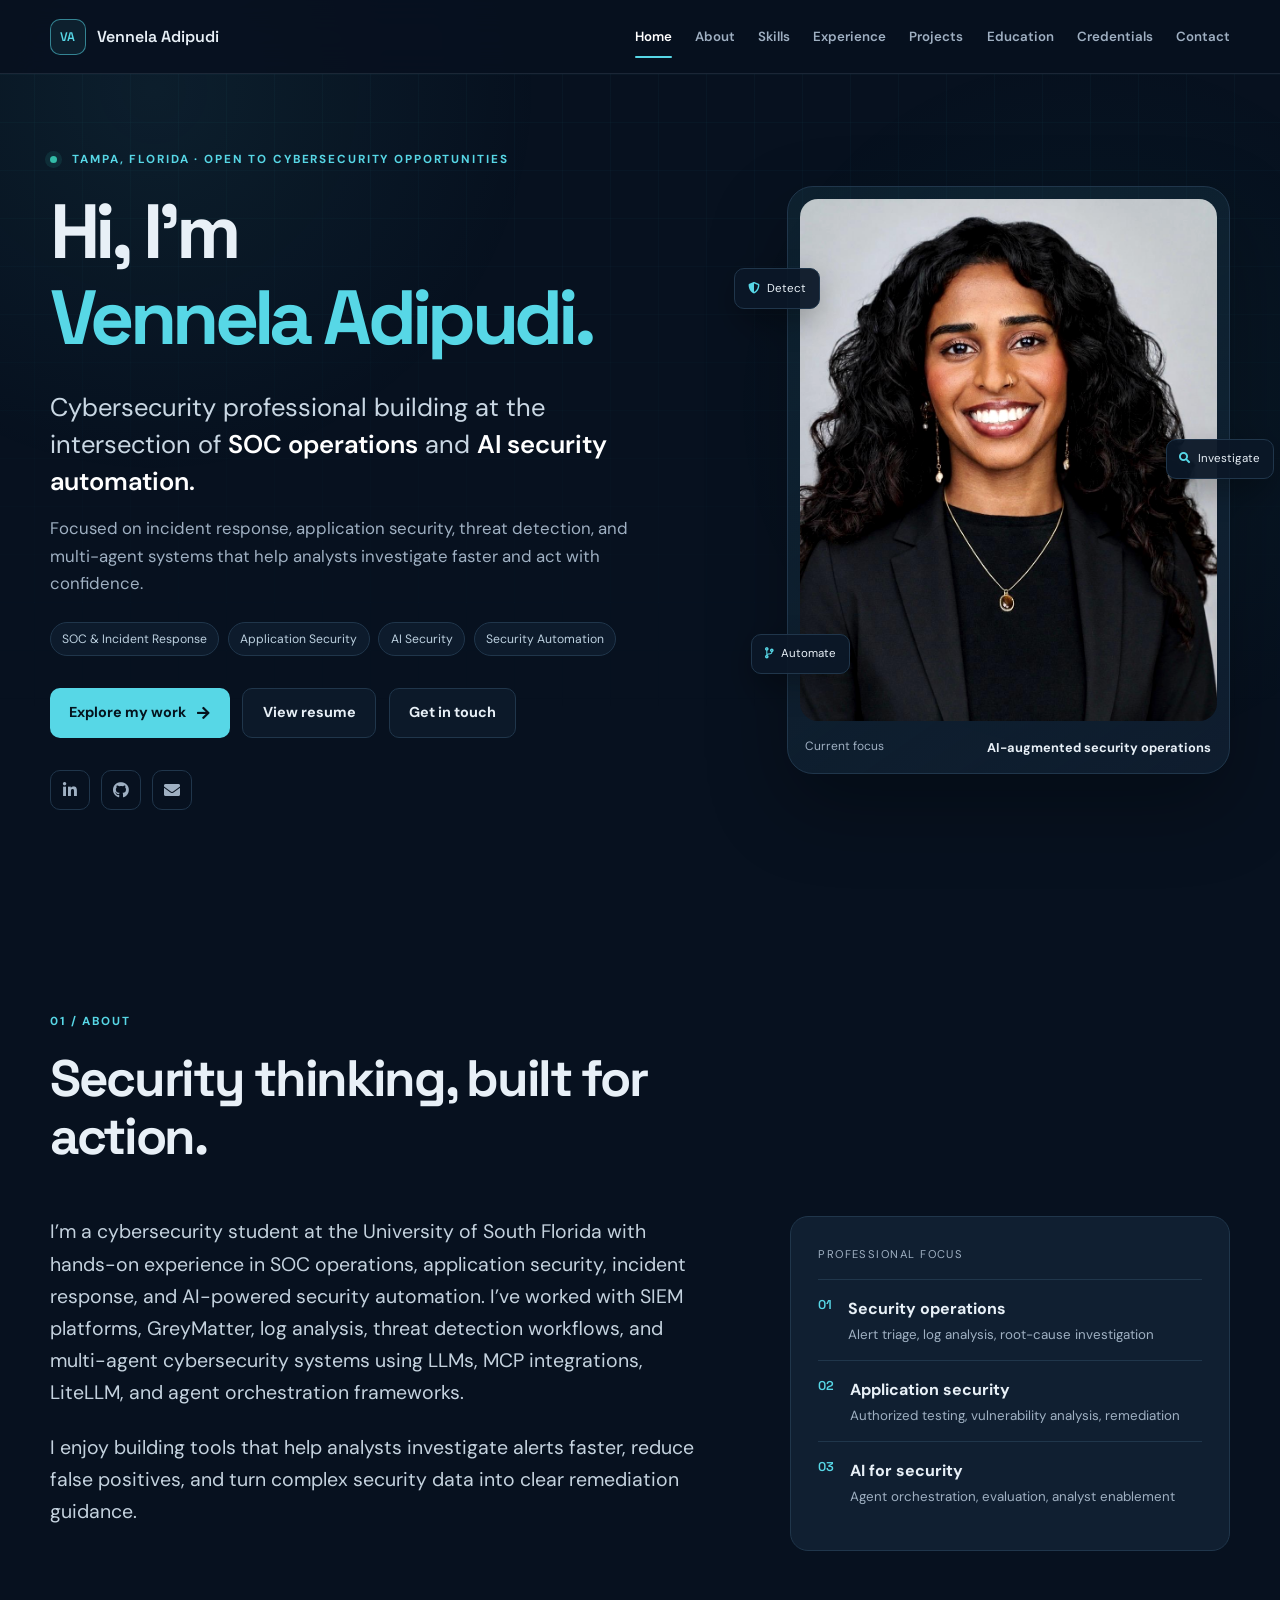
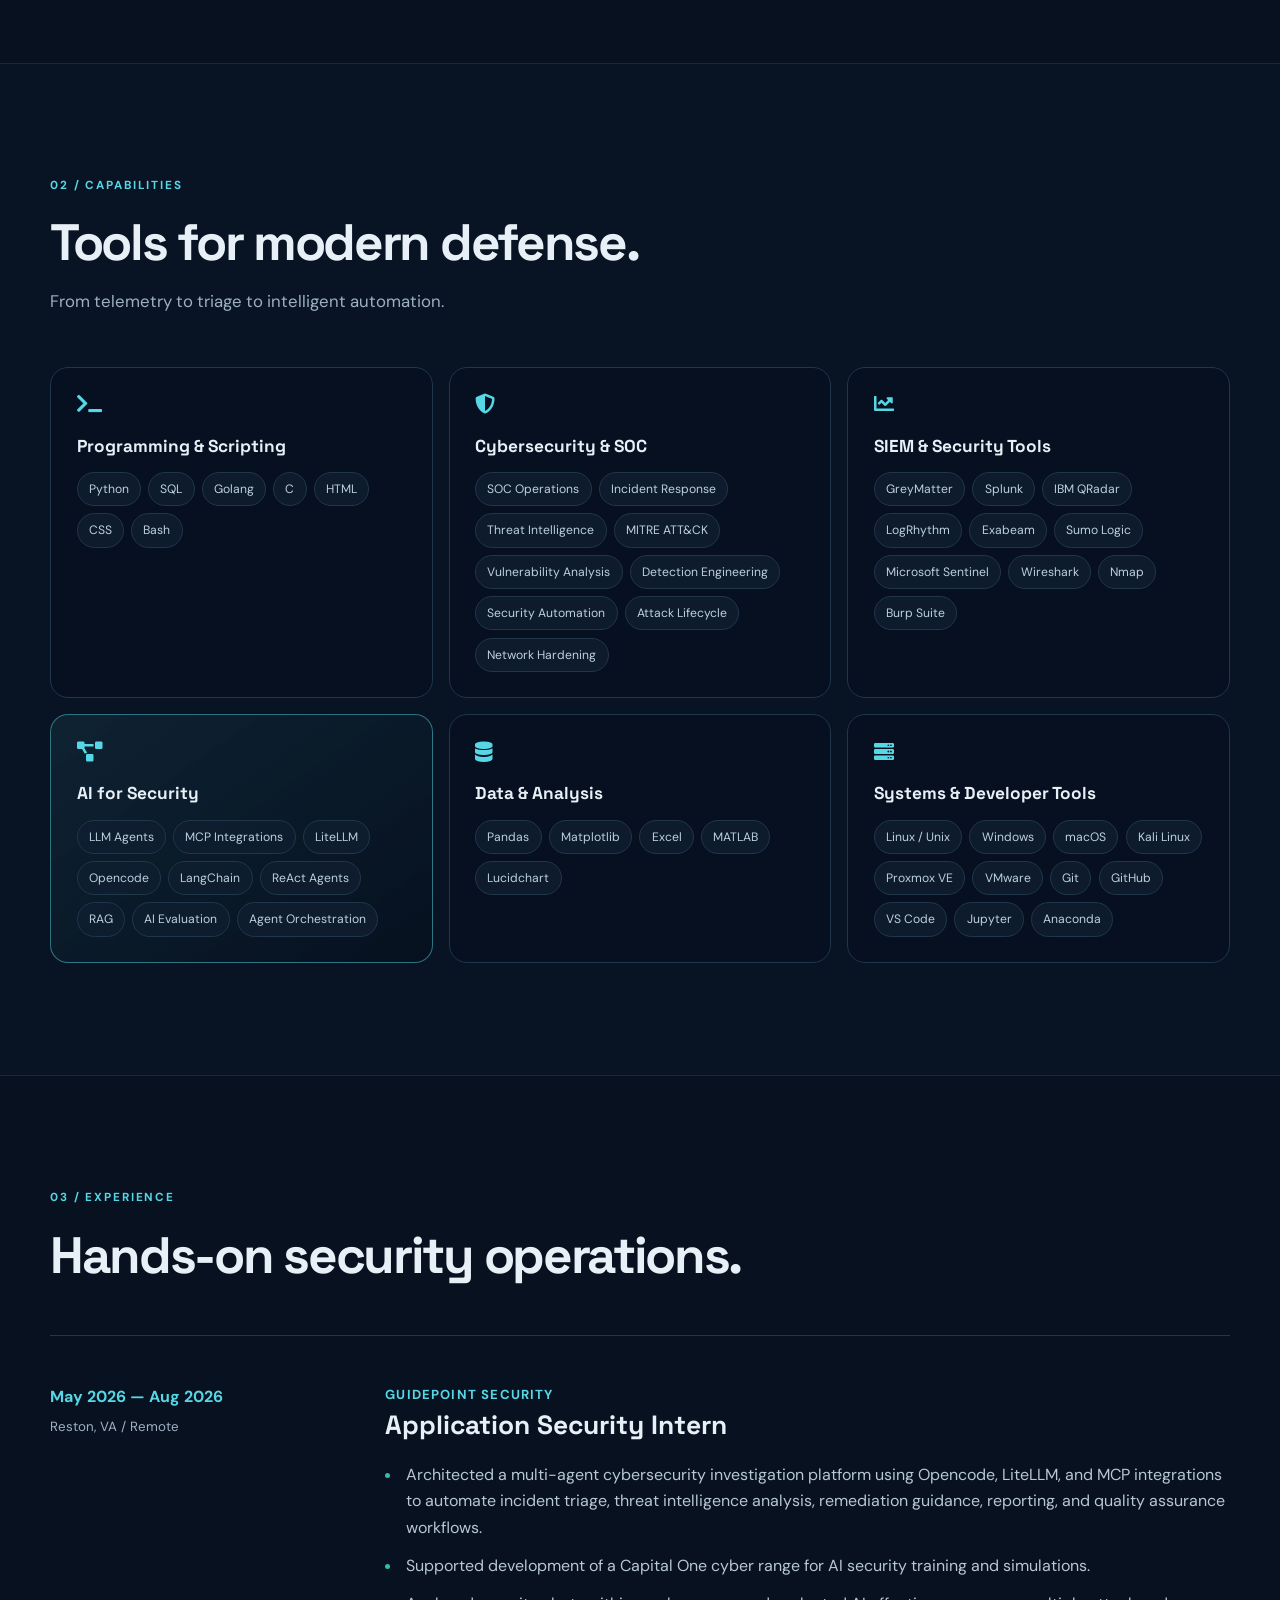
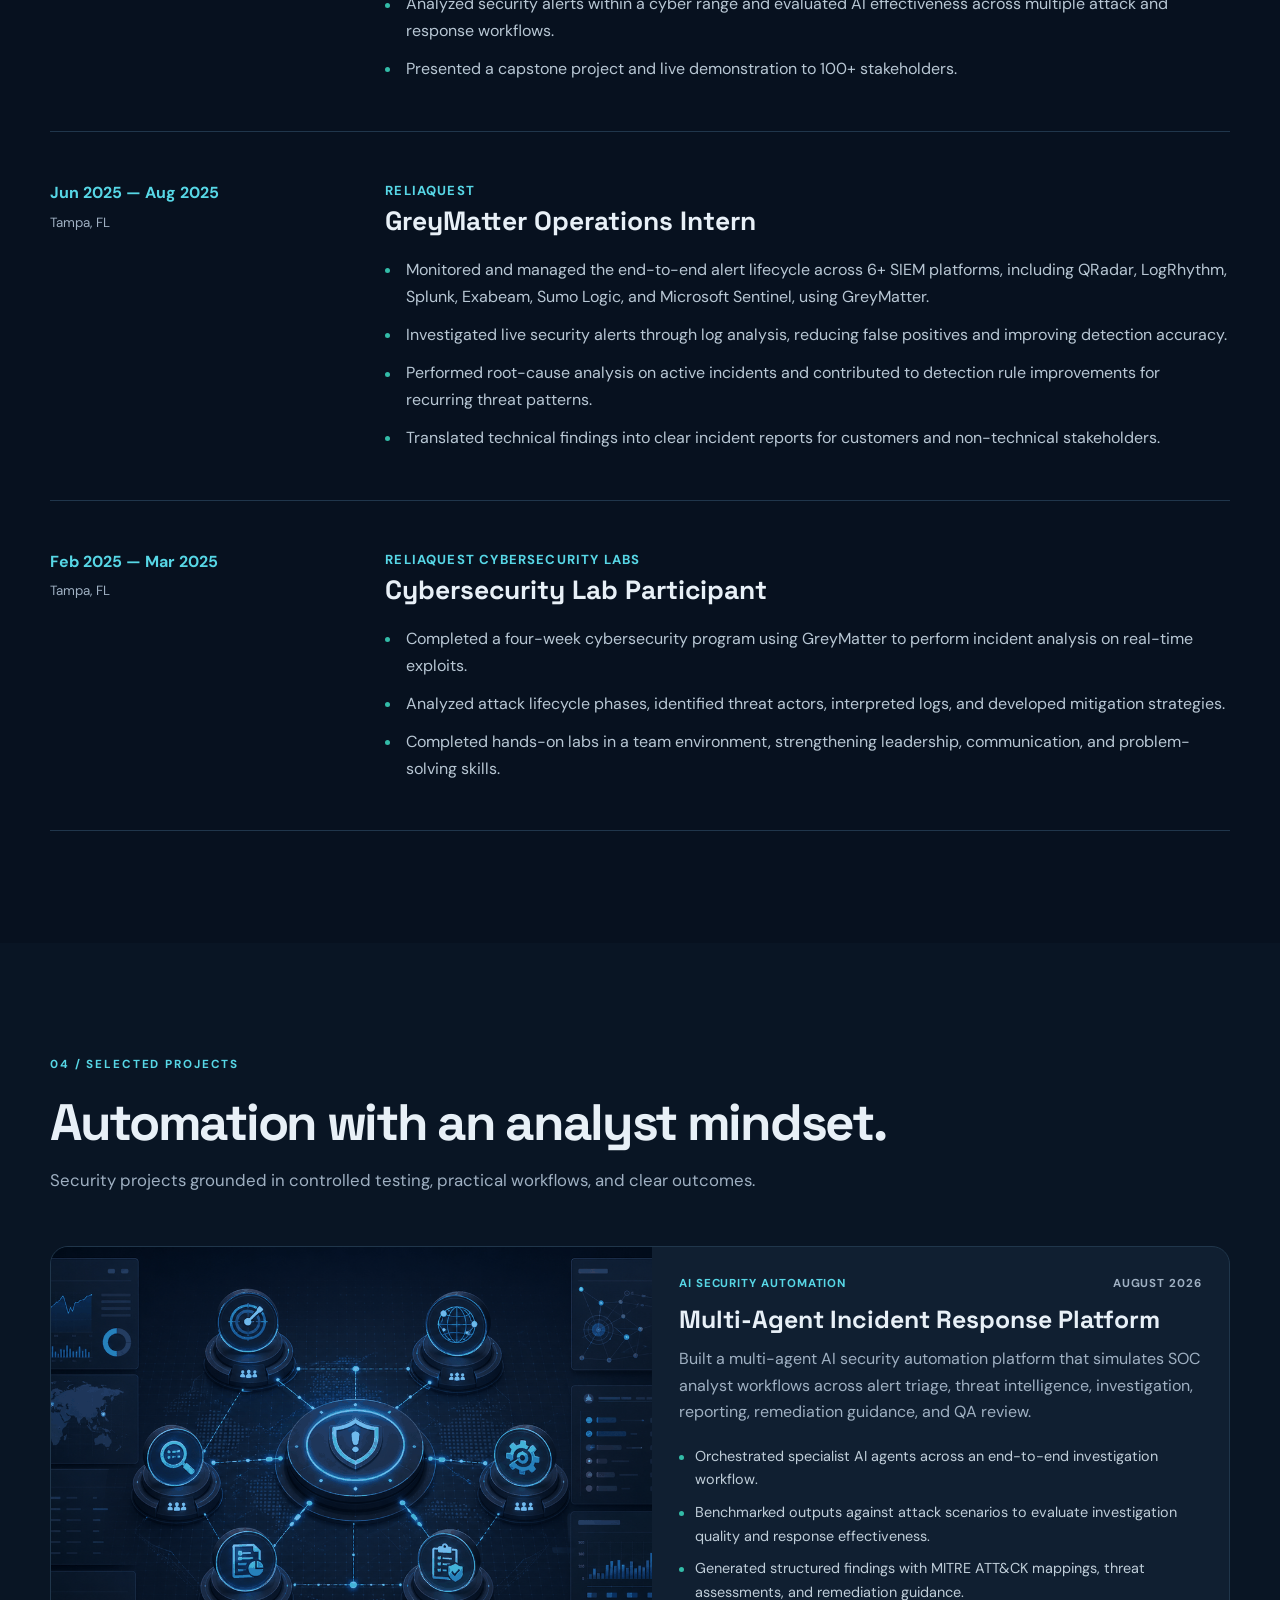
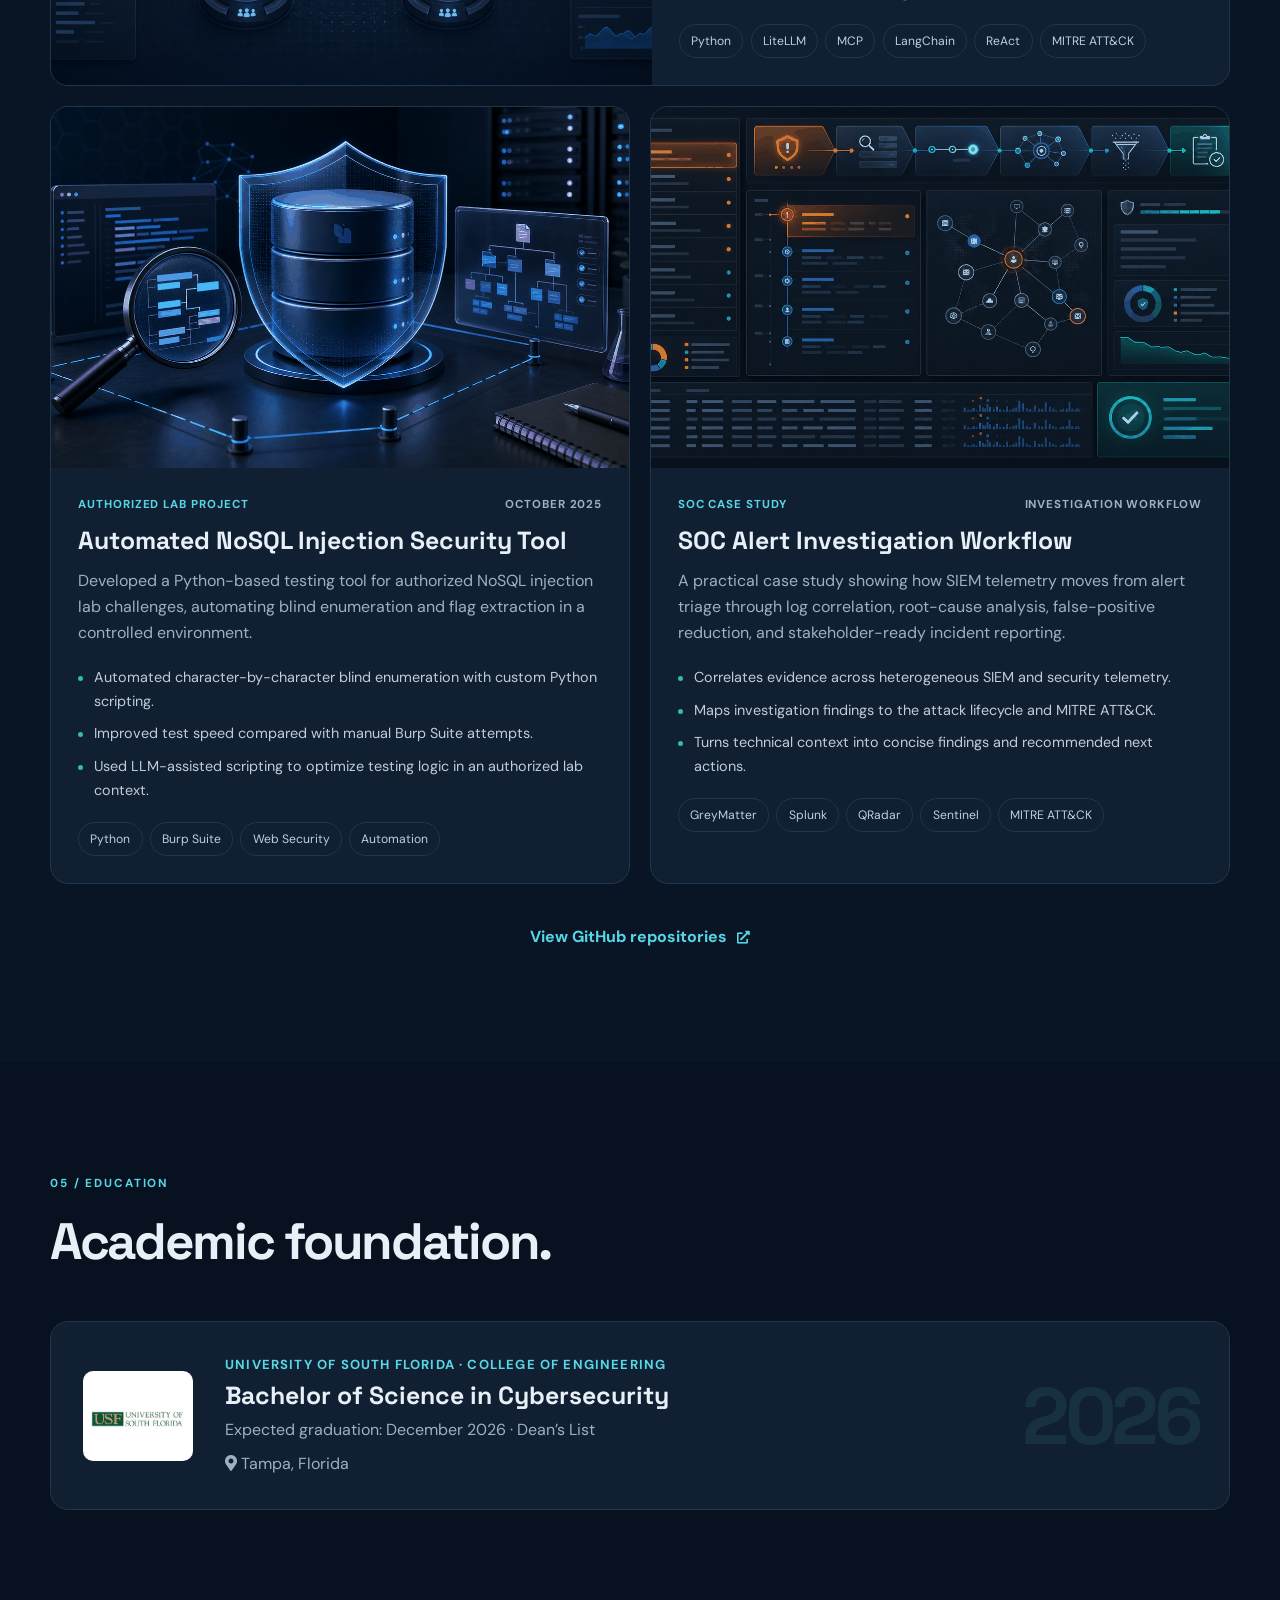
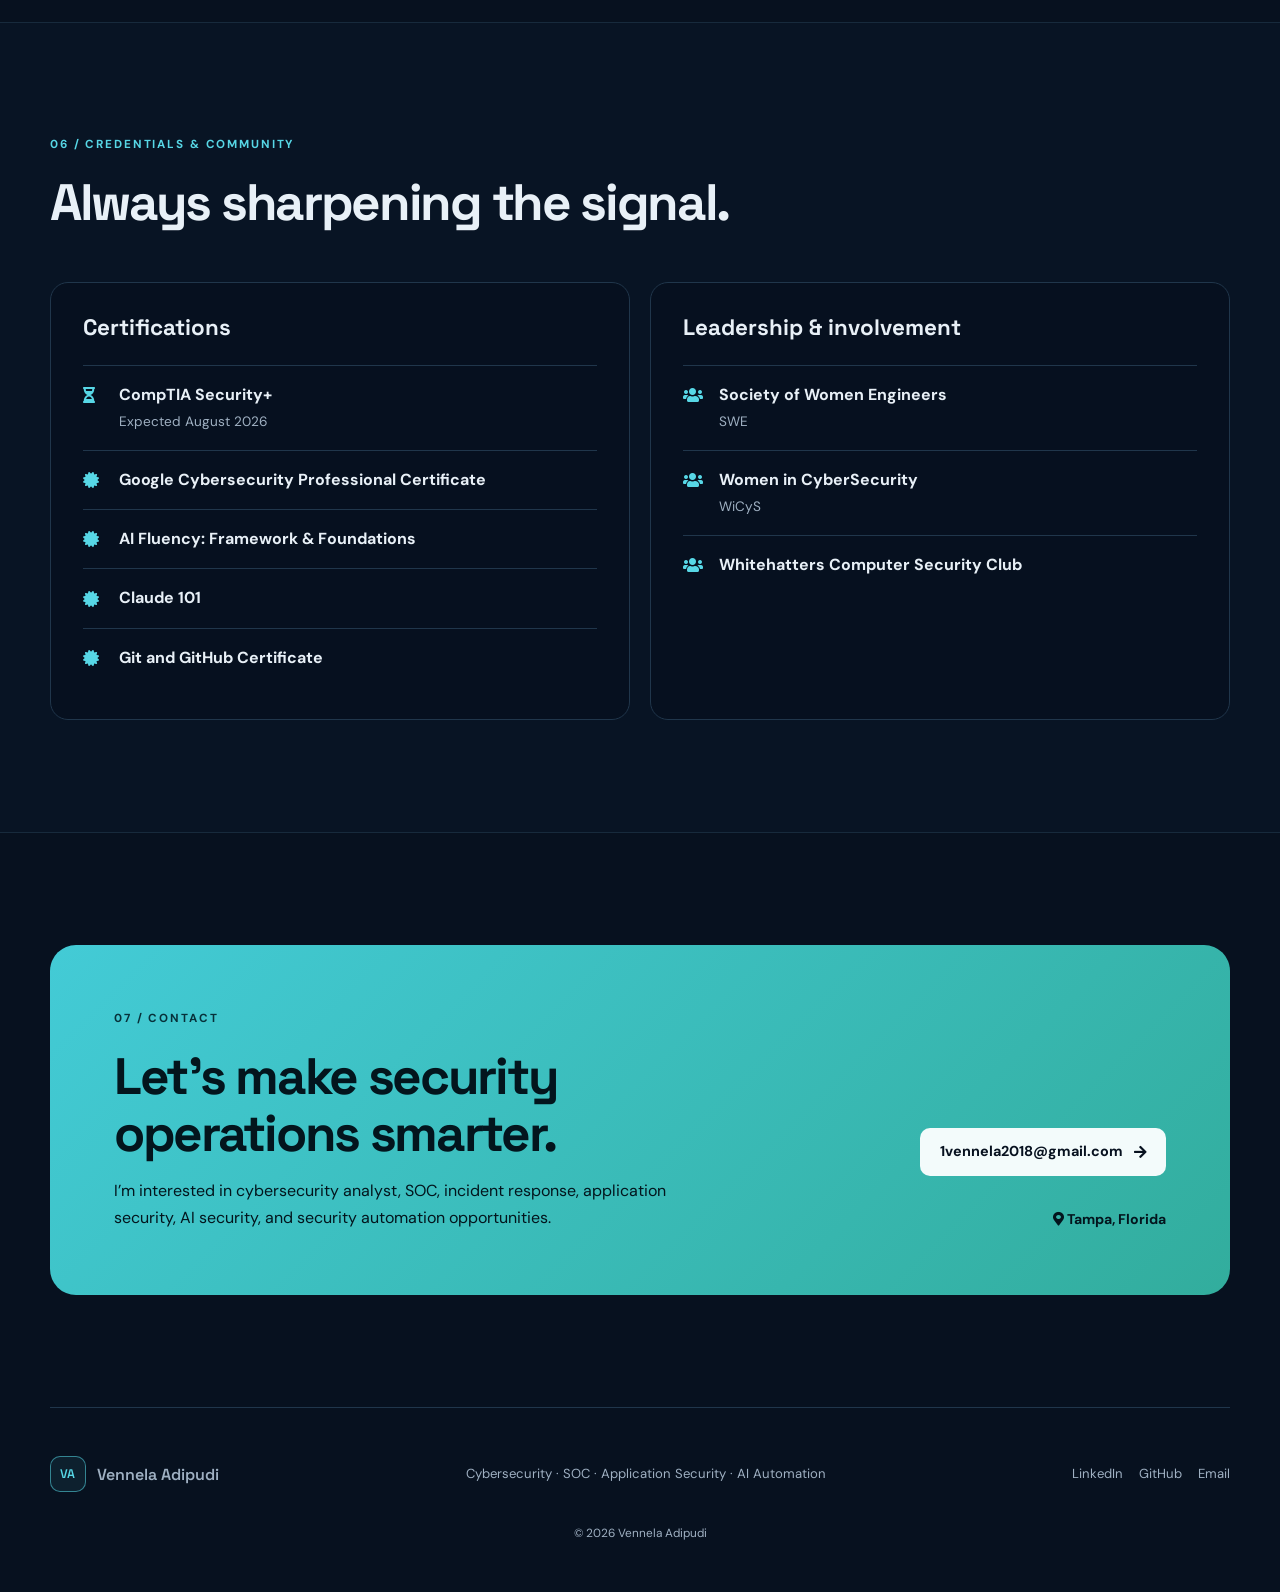
<file: index.html>
<!DOCTYPE html>
<html lang="en">
<head>
  <meta charset="UTF-8">
  <meta name="viewport" content="width=device-width, initial-scale=1.0">
  <meta name="description" content="Vennela Adipudi is a cybersecurity professional focused on SOC operations, incident response, application security, and AI-powered security automation.">
  <meta name="keywords" content="Vennela Adipudi, cybersecurity analyst, SOC analyst, incident response, application security, AI security, security automation, Tampa">
  <meta name="author" content="Vennela Adipudi">
  <meta name="theme-color" content="#07111f">
  <meta property="og:title" content="Vennela Adipudi | Cybersecurity & AI Security">
  <meta property="og:description" content="SOC operations, incident response, application security, and AI-powered security automation.">
  <meta property="og:type" content="website">
  <title>Vennela Adipudi | Cybersecurity & AI Security</title>
  <link rel="preconnect" href="https://fonts.googleapis.com">
  <link rel="preconnect" href="https://fonts.gstatic.com" crossorigin>
  <link href="https://fonts.googleapis.com/css2?family=DM+Sans:wght@400;500;600;700&family=Space+Grotesk:wght@500;600;700&display=swap" rel="stylesheet">
  <link rel="stylesheet" href="https://cdnjs.cloudflare.com/ajax/libs/font-awesome/5.15.3/css/all.min.css" crossorigin="anonymous" referrerpolicy="no-referrer">
  <link rel="stylesheet" href="./assets/css/style.css">
</head>
<body>
  <a class="skip-link" href="#main-content">Skip to content</a>
  <header class="site-header" id="top">
    <a href="#home" class="logo" aria-label="Vennela Adipudi home"><span>VA</span> Vennela Adipudi</a>
    <button class="menu-toggle" type="button" aria-label="Open navigation" aria-expanded="false" aria-controls="primary-nav"><span class="menu-icon" aria-hidden="true"></span></button>
    <nav class="navbar" id="primary-nav" aria-label="Primary navigation">
      <a class="active" href="#home">Home</a><a href="#about">About</a><a href="#skills">Skills</a><a href="#experience">Experience</a><a href="#projects">Projects</a><a href="#education">Education</a><a href="#certifications">Credentials</a><a href="#contact">Contact</a>
    </nav>
  </header>

  <main id="main-content">
    <section class="hero" id="home">
      <div class="hero-grid"></div>
      <div class="hero-content reveal">
        <p class="eyebrow"><span class="status-dot"></span> Tampa, Florida · Open to cybersecurity opportunities</p>
        <h1>Hi, I’m <span>Vennela Adipudi.</span></h1>
        <p class="hero-role">Cybersecurity professional building at the intersection of <strong>SOC operations</strong> and <strong>AI security automation.</strong></p>
        <p class="hero-summary">Focused on incident response, application security, threat detection, and multi-agent systems that help analysts investigate faster and act with confidence.</p>
        <div class="role-list" aria-label="Target roles"><span>SOC & Incident Response</span><span>Application Security</span><span>AI Security</span><span>Security Automation</span></div>
        <div class="hero-actions"><a class="button primary" href="#projects">Explore my work <i class="fas fa-arrow-right" aria-hidden="true"></i></a><a class="button secondary" href="./VennelaAdipudi2026Resume.pdf" target="_blank" rel="noopener noreferrer">View resume</a><a class="button secondary" href="mailto:1vennela2018@gmail.com">Get in touch</a></div>
        <div class="social-links" aria-label="Social links">
          <a href="https://www.linkedin.com/in/vennela-adipudi" target="_blank" rel="noopener noreferrer" aria-label="Vennela Adipudi on LinkedIn"><i class="fab fa-linkedin-in"></i></a>
          <a href="https://github.com/vadipudi1" target="_blank" rel="noopener noreferrer" aria-label="Vennela Adipudi on GitHub"><i class="fab fa-github"></i></a>
          <a href="mailto:1vennela2018@gmail.com" aria-label="Email Vennela Adipudi"><i class="fas fa-envelope"></i></a>
        </div>
      </div>
      <div class="hero-visual reveal">
        <div class="portrait-frame"><img src="./assets/images/vennela-adipudi-headshot.jpg" alt="Professional headshot of Vennela Adipudi"><div class="portrait-caption"><span>Current focus</span><strong>AI-augmented security operations</strong></div></div>
        <div class="signal-card signal-one"><i class="fas fa-shield-alt"></i><span>Detect</span></div><div class="signal-card signal-two"><i class="fas fa-search"></i><span>Investigate</span></div><div class="signal-card signal-three"><i class="fas fa-code-branch"></i><span>Automate</span></div>
      </div>
    </section>

    <section class="section about" id="about">
      <div class="section-heading reveal"><p class="eyebrow">01 / About</p><h2>Security thinking, built for action.</h2></div>
      <div class="about-layout">
        <div class="about-copy reveal"><p>I’m a cybersecurity student at the University of South Florida with hands-on experience in SOC operations, application security, incident response, and AI-powered security automation. I’ve worked with SIEM platforms, GreyMatter, log analysis, threat detection workflows, and multi-agent cybersecurity systems using LLMs, MCP integrations, LiteLLM, and agent orchestration frameworks.</p><p>I enjoy building tools that help analysts investigate alerts faster, reduce false positives, and turn complex security data into clear remediation guidance.</p></div>
        <aside class="focus-panel reveal" aria-label="Professional focus"><p class="panel-label">Professional focus</p><ul>
          <li><span>01</span><div><strong>Security operations</strong><small>Alert triage, log analysis, root-cause investigation</small></div></li>
          <li><span>02</span><div><strong>Application security</strong><small>Authorized testing, vulnerability analysis, remediation</small></div></li>
          <li><span>03</span><div><strong>AI for security</strong><small>Agent orchestration, evaluation, analyst enablement</small></div></li>
        </ul></aside>
      </div>
    </section>

    <section class="section skills" id="skills">
      <div class="section-heading reveal"><p class="eyebrow">02 / Capabilities</p><h2>Tools for modern defense.</h2><p>From telemetry to triage to intelligent automation.</p></div>
      <div class="skills-grid">
        <article class="skill-card reveal"><i class="fas fa-terminal"></i><h3>Programming & Scripting</h3><div class="tags"><span>Python</span><span>SQL</span><span>Golang</span><span>C</span><span>HTML</span><span>CSS</span><span>Bash</span></div></article>
        <article class="skill-card reveal"><i class="fas fa-shield-alt"></i><h3>Cybersecurity & SOC</h3><div class="tags"><span>SOC Operations</span><span>Incident Response</span><span>Threat Intelligence</span><span>MITRE ATT&CK</span><span>Vulnerability Analysis</span><span>Detection Engineering</span><span>Security Automation</span><span>Attack Lifecycle</span><span>Network Hardening</span></div></article>
        <article class="skill-card reveal"><i class="fas fa-chart-line"></i><h3>SIEM & Security Tools</h3><div class="tags"><span>GreyMatter</span><span>Splunk</span><span>IBM QRadar</span><span>LogRhythm</span><span>Exabeam</span><span>Sumo Logic</span><span>Microsoft Sentinel</span><span>Wireshark</span><span>Nmap</span><span>Burp Suite</span></div></article>
        <article class="skill-card reveal featured"><i class="fas fa-project-diagram"></i><h3>AI for Security</h3><div class="tags"><span>LLM Agents</span><span>MCP Integrations</span><span>LiteLLM</span><span>Opencode</span><span>LangChain</span><span>ReAct Agents</span><span>RAG</span><span>AI Evaluation</span><span>Agent Orchestration</span></div></article>
        <article class="skill-card reveal"><i class="fas fa-database"></i><h3>Data & Analysis</h3><div class="tags"><span>Pandas</span><span>Matplotlib</span><span>Excel</span><span>MATLAB</span><span>Lucidchart</span></div></article>
        <article class="skill-card reveal"><i class="fas fa-server"></i><h3>Systems & Developer Tools</h3><div class="tags"><span>Linux / Unix</span><span>Windows</span><span>macOS</span><span>Kali Linux</span><span>Proxmox VE</span><span>VMware</span><span>Git</span><span>GitHub</span><span>VS Code</span><span>Jupyter</span><span>Anaconda</span></div></article>
      </div>
    </section>

    <section class="section experience" id="experience">
      <div class="section-heading reveal"><p class="eyebrow">03 / Experience</p><h2>Hands-on security operations.</h2></div>
      <div class="timeline">
        <article class="timeline-item reveal"><div class="timeline-meta"><span>May 2026 — Aug 2026</span><small>Reston, VA / Remote</small></div><div class="timeline-content"><p class="company">GuidePoint Security</p><h3>Application Security Intern</h3><ul><li>Architected a multi-agent cybersecurity investigation platform using Opencode, LiteLLM, and MCP integrations to automate incident triage, threat intelligence analysis, remediation guidance, reporting, and quality assurance workflows.</li><li>Supported development of a Capital One cyber range for AI security training and simulations.</li><li>Analyzed security alerts within a cyber range and evaluated AI effectiveness across multiple attack and response workflows.</li><li>Presented a capstone project and live demonstration to 100+ stakeholders.</li></ul></div></article>
        <article class="timeline-item reveal"><div class="timeline-meta"><span>Jun 2025 — Aug 2025</span><small>Tampa, FL</small></div><div class="timeline-content"><p class="company">ReliaQuest</p><h3>GreyMatter Operations Intern</h3><ul><li>Monitored and managed the end-to-end alert lifecycle across 6+ SIEM platforms, including QRadar, LogRhythm, Splunk, Exabeam, Sumo Logic, and Microsoft Sentinel, using GreyMatter.</li><li>Investigated live security alerts through log analysis, reducing false positives and improving detection accuracy.</li><li>Performed root-cause analysis on active incidents and contributed to detection rule improvements for recurring threat patterns.</li><li>Translated technical findings into clear incident reports for customers and non-technical stakeholders.</li></ul></div></article>
        <article class="timeline-item reveal"><div class="timeline-meta"><span>Feb 2025 — Mar 2025</span><small>Tampa, FL</small></div><div class="timeline-content"><p class="company">ReliaQuest Cybersecurity Labs</p><h3>Cybersecurity Lab Participant</h3><ul><li>Completed a four-week cybersecurity program using GreyMatter to perform incident analysis on real-time exploits.</li><li>Analyzed attack lifecycle phases, identified threat actors, interpreted logs, and developed mitigation strategies.</li><li>Completed hands-on labs in a team environment, strengthening leadership, communication, and problem-solving skills.</li></ul></div></article>
      </div>
    </section>

    <section class="section projects" id="projects">
      <div class="section-heading reveal"><p class="eyebrow">04 / Selected projects</p><h2>Automation with an analyst mindset.</h2><p>Security projects grounded in controlled testing, practical workflows, and clear outcomes.</p></div>
      <div class="project-grid">
        <article class="project-card project-wide reveal"><img src="./assets/images/projects/multi-agent-incident-response.png" alt="Abstract multi-agent security operations dashboard connecting triage, investigation, remediation, and review agents"><div class="project-body"><div class="project-kicker"><span>AI Security Automation</span><time datetime="2026-08">August 2026</time></div><h3>Multi-Agent Incident Response Platform</h3><p>Built a multi-agent AI security automation platform that simulates SOC analyst workflows across alert triage, threat intelligence, investigation, reporting, remediation guidance, and QA review.</p><ul><li>Orchestrated specialist AI agents across an end-to-end investigation workflow.</li><li>Benchmarked outputs against attack scenarios to evaluate investigation quality and response effectiveness.</li><li>Generated structured findings with MITRE ATT&CK mappings, threat assessments, and remediation guidance.</li></ul><div class="tech-line"><span>Python</span><span>LiteLLM</span><span>MCP</span><span>LangChain</span><span>ReAct</span><span>MITRE ATT&CK</span></div></div></article>
        <article class="project-card reveal"><img src="./assets/images/projects/nosql-security-tool.png" alt="Protected database and code inspection interface representing authorized NoSQL security testing"><div class="project-body"><div class="project-kicker"><span>Authorized Lab Project</span><time datetime="2025-10">October 2025</time></div><h3>Automated NoSQL Injection Security Tool</h3><p>Developed a Python-based testing tool for authorized NoSQL injection lab challenges, automating blind enumeration and flag extraction in a controlled environment.</p><ul><li>Automated character-by-character blind enumeration with custom Python scripting.</li><li>Improved test speed compared with manual Burp Suite attempts.</li><li>Used LLM-assisted scripting to optimize testing logic in an authorized lab context.</li></ul><div class="tech-line"><span>Python</span><span>Burp Suite</span><span>Web Security</span><span>Automation</span></div></div></article>
        <article class="project-card reveal"><img src="./assets/images/projects/soc-alert-investigation.png" alt="SIEM-style dashboard showing alert triage, timeline analysis, investigation, filtering, and incident resolution"><div class="project-body"><div class="project-kicker"><span>SOC Case Study</span><span>Investigation workflow</span></div><h3>SOC Alert Investigation Workflow</h3><p>A practical case study showing how SIEM telemetry moves from alert triage through log correlation, root-cause analysis, false-positive reduction, and stakeholder-ready incident reporting.</p><ul><li>Correlates evidence across heterogeneous SIEM and security telemetry.</li><li>Maps investigation findings to the attack lifecycle and MITRE ATT&CK.</li><li>Turns technical context into concise findings and recommended next actions.</li></ul><div class="tech-line"><span>GreyMatter</span><span>Splunk</span><span>QRadar</span><span>Sentinel</span><span>MITRE ATT&CK</span></div></div></article>
      </div>
      <div class="section-action reveal"><a class="text-link" href="https://github.com/vadipudi1?tab=repositories" target="_blank" rel="noopener noreferrer">View GitHub repositories <i class="fas fa-external-link-alt"></i></a></div>
    </section>

    <section class="section education" id="education">
      <div class="section-heading reveal"><p class="eyebrow">05 / Education</p><h2>Academic foundation.</h2></div>
      <article class="education-card reveal"><img src="./assets/images/educat/usf_logo.jpg" alt="University of South Florida logo"><div><p class="company">University of South Florida · College of Engineering</p><h3>Bachelor of Science in Cybersecurity</h3><p>Expected graduation: December 2026 · Dean’s List</p><p class="location"><i class="fas fa-map-marker-alt"></i> Tampa, Florida</p></div><span class="education-year">2026</span></article>
    </section>

    <section class="section credentials" id="certifications">
      <div class="section-heading reveal"><p class="eyebrow">06 / Credentials & community</p><h2>Always sharpening the signal.</h2></div>
      <div class="credentials-grid">
        <article class="credential-panel reveal"><h3>Certifications</h3><ul><li><i class="fas fa-hourglass-half"></i><div><strong>CompTIA Security+</strong><span>Expected August 2026</span></div></li><li><i class="fas fa-certificate"></i><div><strong>Google Cybersecurity Professional Certificate</strong></div></li><li><i class="fas fa-certificate"></i><div><strong>AI Fluency: Framework & Foundations</strong></div></li><li><i class="fas fa-certificate"></i><div><strong>Claude 101</strong></div></li><li><i class="fas fa-certificate"></i><div><strong>Git and GitHub Certificate</strong></div></li></ul></article>
        <article class="credential-panel reveal"><h3>Leadership & involvement</h3><ul><li><i class="fas fa-users"></i><div><strong>Society of Women Engineers</strong><span>SWE</span></div></li><li><i class="fas fa-users"></i><div><strong>Women in CyberSecurity</strong><span>WiCyS</span></div></li><li><i class="fas fa-users"></i><div><strong>Whitehatters Computer Security Club</strong></div></li></ul></article>
      </div>
    </section>

    <section class="section contact" id="contact">
      <div class="contact-card reveal"><div><p class="eyebrow">07 / Contact</p><h2>Let’s make security operations smarter.</h2><p>I’m interested in cybersecurity analyst, SOC, incident response, application security, AI security, and security automation opportunities.</p></div><div class="contact-actions"><a class="button light" href="mailto:1vennela2018@gmail.com">1vennela2018@gmail.com <i class="fas fa-arrow-right"></i></a><p><i class="fas fa-map-marker-alt"></i> Tampa, Florida</p></div></div>
    </section>
  </main>

  <footer class="site-footer"><a href="#home" class="logo"><span>VA</span> Vennela Adipudi</a><p>Cybersecurity · SOC · Application Security · AI Automation</p><div class="footer-links"><a href="https://www.linkedin.com/in/vennela-adipudi" target="_blank" rel="noopener noreferrer">LinkedIn</a><a href="https://github.com/vadipudi1" target="_blank" rel="noopener noreferrer">GitHub</a><a href="mailto:1vennela2018@gmail.com">Email</a></div><p class="copyright">© <span id="year">2026</span> Vennela Adipudi</p></footer>
  <a href="#home" class="scroll-top" aria-label="Back to top"><i class="fas fa-arrow-up"></i></a>
  <script src="./assets/js/script.js"></script>
</body>
</html>
</file>
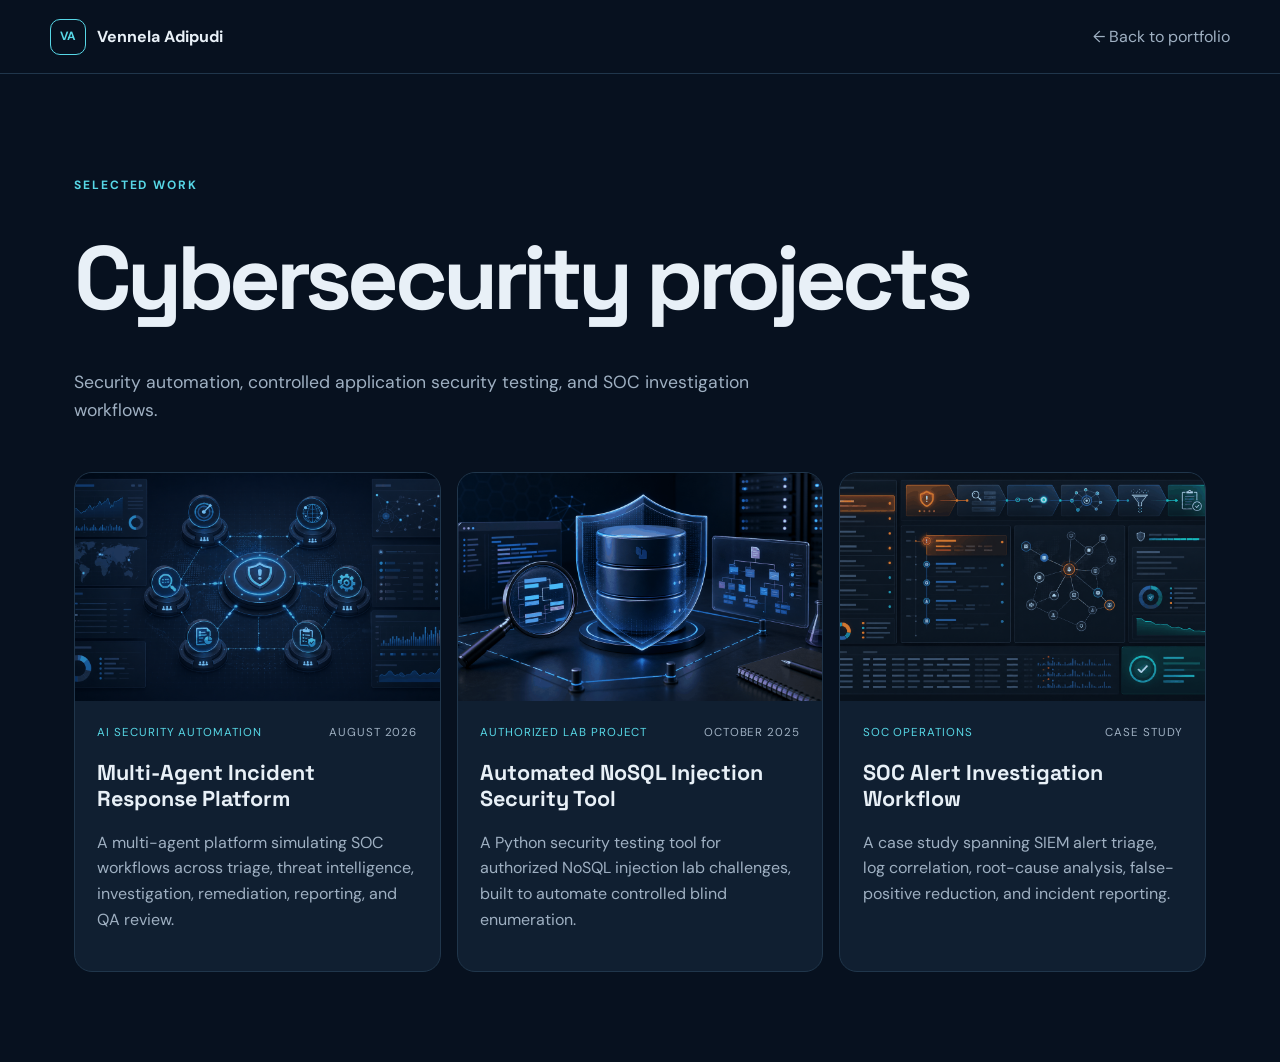
<file: projects/index.html>
<!DOCTYPE html>
<html lang="en">
<head>
  <meta charset="UTF-8">
  <meta name="viewport" content="width=device-width,initial-scale=1">
  <meta name="description" content="Cybersecurity and AI security automation projects by Vennela Adipudi.">
  <title>Security Projects | Vennela Adipudi</title>
  <link rel="preconnect" href="https://fonts.googleapis.com">
  <link rel="preconnect" href="https://fonts.gstatic.com" crossorigin>
  <link href="https://fonts.googleapis.com/css2?family=DM+Sans:wght@400;600;700&family=Space+Grotesk:wght@600;700&display=swap" rel="stylesheet">
  <link rel="stylesheet" href="./style.css">
</head>
<body>
  <header><a class="brand" href="../index.html#home"><span>VA</span> Vennela Adipudi</a><a href="../index.html#projects">← Back to portfolio</a></header>
  <main><p class="eyebrow">Selected work</p><h1>Cybersecurity projects</h1><p class="intro">Security automation, controlled application security testing, and SOC investigation workflows.</p><div class="project-grid" id="project-grid" aria-live="polite"></div><noscript>Please enable JavaScript to load project details.</noscript></main>
  <script src="./script.js"></script>
</body>
</html>
</file>
<file: assets/css/style.css>
:root{--ink:#e8f0f7;--muted:#9fb0c2;--navy:#07111f;--navy-2:#0b1828;--panel:#101f31;--line:#20364b;--cyan:#57d7e6;--teal:#33bca8;--white:#fff;--max:1180px;--radius:18px}
*{box-sizing:border-box;margin:0;padding:0}html{scroll-behavior:smooth;scroll-padding-top:84px}body{background:var(--navy);color:var(--ink);font-family:"DM Sans",sans-serif;font-size:16px;line-height:1.65;overflow-x:hidden}body::before{content:"";position:fixed;inset:0;pointer-events:none;background:radial-gradient(circle at 12% 10%,rgba(87,215,230,.07),transparent 28%),radial-gradient(circle at 85% 45%,rgba(51,188,168,.05),transparent 30%);z-index:-1}a{color:inherit;text-decoration:none}img{display:block;max-width:100%}button{font:inherit}.skip-link{position:fixed;left:1rem;top:-5rem;background:var(--white);color:var(--navy);padding:.7rem 1rem;z-index:2000;border-radius:8px}.skip-link:focus{top:1rem}
.site-header{height:74px;position:fixed;inset:0 0 auto;z-index:1000;display:flex;align-items:center;justify-content:space-between;padding:0 max(24px,calc((100vw - var(--max))/2));background:rgba(7,17,31,.88);border-bottom:1px solid rgba(159,176,194,.14);backdrop-filter:blur(16px)}.logo{display:inline-flex;align-items:center;gap:.7rem;font:600 1rem "Space Grotesk",sans-serif;white-space:nowrap}.logo span{display:grid;place-items:center;width:36px;height:36px;border:1px solid rgba(87,215,230,.55);border-radius:10px;color:var(--cyan);font-size:.78rem;letter-spacing:.08em;background:rgba(87,215,230,.08)}.navbar{display:flex;align-items:center;gap:1.45rem}.navbar a{font-size:.83rem;color:var(--muted);font-weight:600;position:relative}.navbar a:hover,.navbar a.active{color:var(--white)}.navbar a.active::after{content:"";position:absolute;left:0;right:0;bottom:-11px;height:2px;background:var(--cyan);border-radius:2px}.menu-toggle{display:none;border:0;background:none;color:var(--white);font-size:1.3rem;cursor:pointer}
.hero{min-height:100vh;max-width:var(--max);margin:auto;padding:140px 0 80px;display:grid;grid-template-columns:1.1fr .78fr;align-items:center;gap:7rem;position:relative}.hero-grid{position:absolute;inset:74px -20vw 0;z-index:-1;opacity:.14;background-image:linear-gradient(rgba(87,215,230,.25) 1px,transparent 1px),linear-gradient(90deg,rgba(87,215,230,.25) 1px,transparent 1px);background-size:48px 48px;mask-image:linear-gradient(to bottom,black,transparent 85%)}.eyebrow{text-transform:uppercase;letter-spacing:.16em;color:var(--cyan);font-size:.73rem;font-weight:700;margin-bottom:1.2rem}.status-dot{display:inline-block;width:7px;height:7px;background:var(--teal);box-shadow:0 0 0 5px rgba(51,188,168,.12);border-radius:50%;margin-right:.65rem}h1,h2,h3{font-family:"Space Grotesk",sans-serif;line-height:1.12}h1{font-size:clamp(3.6rem,6vw,6.5rem);letter-spacing:-.06em;max-width:850px}h1 span{display:block;color:var(--cyan)}.hero-role{font-size:clamp(1.25rem,2vw,1.65rem);line-height:1.45;max-width:720px;margin:1.8rem 0 .9rem;color:#c9d7e3}.hero-role strong{color:var(--white);font-weight:600}.hero-summary{color:var(--muted);max-width:660px;font-size:1.05rem}.role-list{display:flex;flex-wrap:wrap;gap:.55rem;margin:1.5rem 0 2rem}.role-list span,.tags span,.tech-line span{font-size:.76rem;border:1px solid var(--line);background:rgba(16,31,49,.78);color:#bcd0df;border-radius:99px;padding:.38rem .7rem}.hero-actions{display:flex;flex-wrap:wrap;gap:.8rem}.button{min-height:48px;padding:.75rem 1.2rem;border-radius:10px;display:inline-flex;align-items:center;justify-content:center;gap:.7rem;font-weight:700;font-size:.9rem;transition:.2s ease}.button.primary{background:var(--cyan);color:#04131d}.button.primary:hover{background:#80e5ef;transform:translateY(-2px)}.button.secondary{border:1px solid var(--line);background:rgba(16,31,49,.65)}.button.secondary:hover{border-color:var(--cyan);color:var(--cyan)}.social-links{display:flex;gap:.7rem;margin-top:2rem}.social-links a{width:40px;height:40px;display:grid;place-items:center;color:var(--muted);border:1px solid var(--line);border-radius:10px}.social-links a:hover{color:var(--cyan);border-color:var(--cyan)}
.hero-visual{position:relative}.portrait-frame{padding:12px;border:1px solid var(--line);border-radius:26px;background:linear-gradient(145deg,rgba(87,215,230,.08),rgba(16,31,49,.88));box-shadow:0 32px 80px rgba(0,0,0,.3)}.portrait-frame img{aspect-ratio:4/5;object-fit:cover;object-position:top center;border-radius:18px;filter:saturate(.88) contrast(1.03)}.portrait-caption{display:flex;justify-content:space-between;gap:1rem;padding:1rem .35rem .2rem}.portrait-caption span{color:var(--muted);font-size:.75rem}.portrait-caption strong{font-size:.8rem;text-align:right}.signal-card{position:absolute;padding:.6rem .8rem;background:rgba(11,24,40,.95);border:1px solid var(--line);border-radius:10px;font-size:.72rem;box-shadow:0 12px 30px rgba(0,0,0,.25)}.signal-card i{color:var(--cyan);margin-right:.45rem}.signal-one{left:-12%;top:14%}.signal-two{right:-10%;top:43%}.signal-three{left:-8%;bottom:17%}
.section{max-width:var(--max);margin:auto;padding:112px 0}.section-heading{margin-bottom:3.2rem;max-width:760px}.section-heading h2,.contact h2{font-size:clamp(2.3rem,4vw,4.2rem);letter-spacing:-.045em}.section-heading>p:last-child:not(.eyebrow){color:var(--muted);margin-top:1rem;font-size:1.05rem}.about-layout{display:grid;grid-template-columns:1.2fr .8fr;gap:5rem;align-items:start}.about-copy{font-size:1.22rem;color:#c4d2de}.about-copy p+p{margin-top:1.4rem}.focus-panel{background:var(--panel);border:1px solid var(--line);border-radius:var(--radius);padding:1.7rem}.panel-label{font-size:.7rem;text-transform:uppercase;letter-spacing:.13em;color:var(--muted);margin-bottom:1rem}.focus-panel ul,.timeline ul,.project-card ul,.credential-panel ul{list-style:none}.focus-panel li{display:flex;gap:1rem;padding:1rem 0;border-top:1px solid var(--line)}.focus-panel li>span{color:var(--cyan);font:600 .8rem "Space Grotesk"}.focus-panel strong,.focus-panel small{display:block}.focus-panel small{color:var(--muted);margin-top:.2rem;line-height:1.4}
.skills{max-width:none;background:rgba(11,24,40,.58);border-block:1px solid rgba(32,54,75,.65)}.skills>.section-heading,.skills-grid{max-width:var(--max);margin-left:auto;margin-right:auto}.skills-grid{display:grid;grid-template-columns:repeat(3,1fr);gap:1rem}.skill-card{padding:1.6rem;border:1px solid var(--line);background:rgba(7,17,31,.75);border-radius:var(--radius);min-height:225px}.skill-card.featured{border-color:rgba(87,215,230,.48);background:linear-gradient(145deg,rgba(87,215,230,.08),rgba(7,17,31,.88))}.skill-card>i{color:var(--cyan);font-size:1.25rem;margin-bottom:1.4rem}.skill-card h3{font-size:1.08rem;margin-bottom:1rem}.tags,.tech-line{display:flex;flex-wrap:wrap;gap:.45rem}
.timeline{border-top:1px solid var(--line)}.timeline-item{display:grid;grid-template-columns:.34fr 1fr;gap:3rem;padding:3rem 0;border-bottom:1px solid var(--line)}.timeline-meta span,.timeline-meta small{display:block}.timeline-meta span{font-weight:700;color:var(--cyan)}.timeline-meta small{color:var(--muted);margin-top:.35rem}.company{color:var(--cyan);font-weight:700;font-size:.82rem;text-transform:uppercase;letter-spacing:.09em}.timeline-content h3{font-size:1.65rem;margin:.35rem 0 1.3rem}.timeline-content ul{display:grid;gap:.75rem;color:#b8c7d4}.timeline-content li{position:relative;padding-left:1.3rem}.timeline-content li::before,.project-card li::before{content:"";position:absolute;left:0;top:.7em;width:5px;height:5px;background:var(--teal);border-radius:50%}
.projects{max-width:none;background:#091524}.projects>.section-heading,.project-grid,.section-action{max-width:var(--max);margin-left:auto;margin-right:auto}.project-grid{display:grid;grid-template-columns:repeat(2,1fr);gap:1.2rem}.project-card{overflow:hidden;border:1px solid var(--line);border-radius:var(--radius);background:var(--panel)}.project-card.project-wide{grid-column:1/-1;display:grid;grid-template-columns:1.02fr .98fr}.project-card img{width:100%;aspect-ratio:16/10;object-fit:cover}.project-wide img{height:100%;aspect-ratio:auto}.project-body{padding:1.7rem}.project-kicker{display:flex;justify-content:space-between;gap:1rem;color:var(--cyan);font-size:.72rem;text-transform:uppercase;letter-spacing:.08em;font-weight:700}.project-kicker time,.project-kicker span:last-child:not(:first-child){color:var(--muted)}.project-body h3{font-size:1.55rem;margin:.8rem 0}.project-body>p{color:var(--muted)}.project-body ul{display:grid;gap:.55rem;margin:1.2rem 0;color:#c0ced9;font-size:.9rem}.project-body li{position:relative;padding-left:1rem}.section-action{text-align:center;margin-top:2.5rem}.text-link{color:var(--cyan);font-weight:700}.text-link i{margin-left:.4rem;font-size:.8rem}
.education-card{position:relative;display:grid;grid-template-columns:110px 1fr auto;align-items:center;gap:2rem;padding:2rem;border:1px solid var(--line);border-radius:var(--radius);background:var(--panel);overflow:hidden}.education-card img{width:110px;height:90px;object-fit:contain;background:#fff;border-radius:10px;padding:.5rem}.education-card h3{font-size:1.55rem;margin:.4rem 0}.education-card p:not(.company){color:var(--muted)}.education-card .location{margin-top:.5rem}.education-year{font:700 5rem "Space Grotesk";color:rgba(87,215,230,.1);letter-spacing:-.07em}
.credentials{max-width:none;background:rgba(11,24,40,.58);border-block:1px solid rgba(32,54,75,.65)}.credentials>.section-heading,.credentials-grid{max-width:var(--max);margin-left:auto;margin-right:auto}.credentials-grid{display:grid;grid-template-columns:1fr 1fr;gap:1.2rem}.credential-panel{padding:2rem;border:1px solid var(--line);background:rgba(7,17,31,.76);border-radius:var(--radius)}.credential-panel h3{font-size:1.4rem;margin-bottom:1.5rem}.credential-panel ul{display:grid}.credential-panel li{display:flex;gap:1rem;align-items:flex-start;padding:1rem 0;border-top:1px solid var(--line)}.credential-panel li>i{color:var(--cyan);width:20px;margin-top:.35rem}.credential-panel strong,.credential-panel span{display:block}.credential-panel span{color:var(--muted);font-size:.85rem;margin-top:.2rem}
.contact-card{display:grid;grid-template-columns:1.2fr .8fr;gap:4rem;align-items:end;padding:clamp(2rem,5vw,4.5rem);background:linear-gradient(135deg,#43cbd6,#32ad9d);color:#03151d;border-radius:26px}.contact-card .eyebrow{color:#07313a}.contact-card>div>p:last-child{max-width:650px;margin-top:1rem}.contact-actions{display:flex;flex-direction:column;align-items:flex-end;gap:1rem}.button.light{background:#f3fbfb;color:#07111f;max-width:100%;overflow-wrap:anywhere}.contact-actions p{font-size:.88rem;font-weight:700}.site-footer{max-width:var(--max);margin:auto;padding:3rem 0;display:grid;grid-template-columns:auto 1fr auto;gap:2rem;align-items:center;border-top:1px solid var(--line);color:var(--muted);font-size:.82rem}.site-footer>p:nth-of-type(1){text-align:center}.footer-links{display:flex;gap:1rem}.footer-links a:hover{color:var(--cyan)}.copyright{grid-column:1/-1;text-align:center;font-size:.74rem}.scroll-top{position:fixed;right:1.2rem;bottom:1.2rem;width:42px;height:42px;display:grid;place-items:center;background:var(--cyan);color:var(--navy);border-radius:10px;opacity:0;visibility:hidden;transform:translateY(8px);transition:.2s;z-index:900}.scroll-top.visible{opacity:1;visibility:visible;transform:none}.reveal{opacity:0;transform:translateY(20px);transition:opacity .65s ease,transform .65s ease}.reveal.in-view{opacity:1;transform:none}
@media(max-width:1228px){.hero,.section,.site-footer{margin-left:24px;margin-right:24px}.skills>.section-heading,.skills-grid,.projects>.section-heading,.project-grid,.section-action,.credentials>.section-heading,.credentials-grid{margin-left:24px;margin-right:24px}}
@media(max-width:980px){.navbar{position:fixed;top:74px;right:0;bottom:0;width:min(340px,84vw);padding:2rem;display:flex;flex-direction:column;align-items:flex-start;background:#0b1828;border-left:1px solid var(--line);transform:translateX(105%);transition:.25s}.navbar.open{transform:none}.navbar a{font-size:1rem;width:100%;padding:.5rem 0}.navbar a.active::after{display:none}.menu-toggle{display:block}.hero{grid-template-columns:1fr;gap:4rem;padding-top:130px}.hero-visual{max-width:480px;margin:auto}.about-layout{grid-template-columns:1fr;gap:2rem}.skills-grid{grid-template-columns:repeat(2,1fr)}.project-card.project-wide{display:block}.project-wide img{aspect-ratio:16/10}.site-footer{grid-template-columns:1fr;text-align:center}.site-footer .logo,.footer-links{justify-self:center}.site-footer>p:nth-of-type(1){text-align:center}.copyright{grid-column:auto}}
@media(max-width:700px){html{scroll-padding-top:72px}.site-header{height:66px;padding:0 18px}.navbar{top:66px}.site-header .logo{font-size:.88rem}.hero,.section,.site-footer{margin-left:18px;margin-right:18px}.skills>.section-heading,.skills-grid,.projects>.section-heading,.project-grid,.section-action,.credentials>.section-heading,.credentials-grid{margin-left:18px;margin-right:18px}.hero{padding-top:110px}.section{padding-top:82px;padding-bottom:82px}h1{font-size:3.35rem}.signal-card{display:none}.skills-grid,.project-grid,.credentials-grid{grid-template-columns:1fr}.timeline-item{grid-template-columns:1fr;gap:1.2rem}.education-card{grid-template-columns:74px 1fr;gap:1rem}.education-card img{width:74px;height:70px}.education-year{display:none}.contact-card{grid-template-columns:1fr;gap:2rem}.contact-actions{align-items:flex-start}.site-footer{padding:2.5rem 0}.site-footer>p:nth-of-type(1){display:none}}
@media(max-width:420px){h1{font-size:2.9rem}.hero-actions .button{width:100%}.portrait-caption{display:block}.portrait-caption strong{display:block;text-align:left;margin-top:.25rem}.project-body{padding:1.25rem}.project-kicker{display:block}.project-kicker time{display:block;margin-top:.3rem}.contact-card{padding:1.6rem}.button.light{font-size:.8rem}}
@media(prefers-reduced-motion:reduce){html{scroll-behavior:auto}*,*::before,*::after{animation-duration:.01ms!important;transition-duration:.01ms!important}.reveal{opacity:1;transform:none}}
.hero-content,.hero-visual{min-width:0}h1 span{overflow-wrap:anywhere}.menu-toggle{width:42px;height:42px;padding:10px}.menu-icon,.menu-icon::before,.menu-icon::after{display:block;width:22px;height:2px;background:currentColor;border-radius:2px;transition:.2s}.menu-icon{position:relative}.menu-icon::before,.menu-icon::after{content:"";position:absolute;left:0}.menu-icon::before{top:-7px}.menu-icon::after{top:7px}.menu-toggle[aria-expanded="true"] .menu-icon{background:transparent}.menu-toggle[aria-expanded="true"] .menu-icon::before{top:0;transform:rotate(45deg)}.menu-toggle[aria-expanded="true"] .menu-icon::after{top:0;transform:rotate(-45deg)}
</file>
<file: projects/style.css>
:root{--navy:#07111f;--panel:#101f31;--line:#20364b;--ink:#e8f0f7;--muted:#9fb0c2;--cyan:#57d7e6}*{box-sizing:border-box}body{margin:0;background:var(--navy);color:var(--ink);font:16px/1.6 "DM Sans",sans-serif}a{color:inherit;text-decoration:none}header{height:74px;border-bottom:1px solid var(--line);display:flex;align-items:center;justify-content:space-between;padding:0 max(24px,calc((100vw - 1180px)/2));color:var(--muted)}header>a:last-child:hover{color:var(--cyan)}.brand{display:flex;align-items:center;gap:.7rem;color:var(--ink);font-weight:700}.brand span{display:grid;place-items:center;width:36px;height:36px;border:1px solid var(--cyan);border-radius:10px;color:var(--cyan);font-size:.75rem}main{max-width:1180px;margin:auto;padding:90px 24px}.eyebrow{color:var(--cyan);text-transform:uppercase;letter-spacing:.16em;font-weight:700;font-size:.75rem}h1,h2{font-family:"Space Grotesk",sans-serif}h1{font-size:clamp(3rem,7vw,6rem);letter-spacing:-.055em;margin:.3rem 0}.intro{color:var(--muted);font-size:1.1rem;max-width:680px}.project-grid{display:grid;grid-template-columns:repeat(3,1fr);gap:1rem;margin-top:3rem}.card{border:1px solid var(--line);border-radius:18px;overflow:hidden;background:var(--panel)}.card img{width:100%;aspect-ratio:16/10;object-fit:cover;display:block}.body{padding:1.4rem}.meta{display:flex;justify-content:space-between;gap:1rem;color:var(--cyan);font-size:.72rem;text-transform:uppercase;letter-spacing:.08em}.meta span:last-child{color:var(--muted)}h2{font-size:1.35rem;line-height:1.2}.body p{color:var(--muted)}@media(max-width:850px){.project-grid{grid-template-columns:1fr 1fr}}@media(max-width:580px){header{padding:0 18px}.brand{font-size:.82rem}header>a:last-child{font-size:.78rem}.project-grid{grid-template-columns:1fr}main{padding:64px 18px}}
</file>
